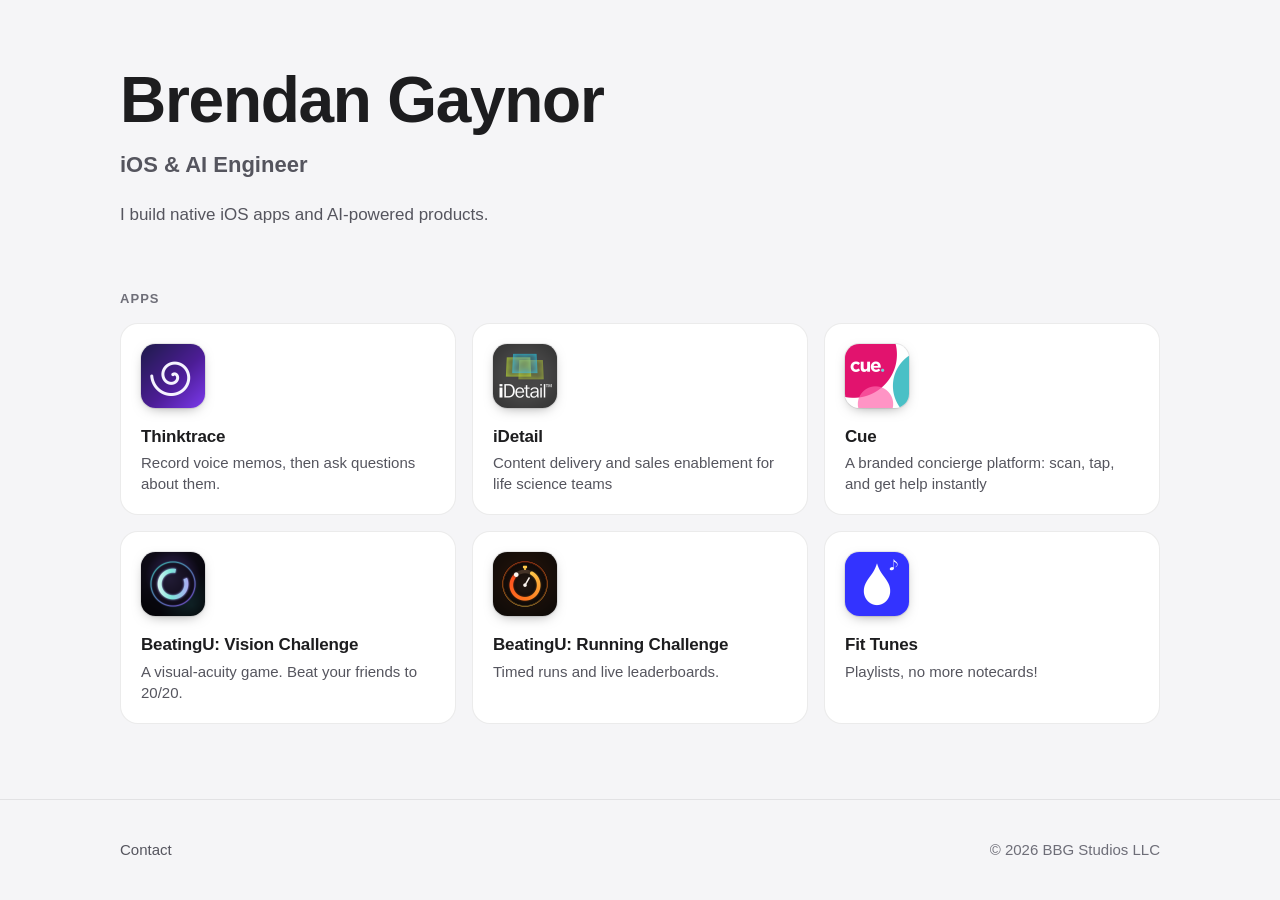
<file: index.html>
<!doctype html>
<html lang="en">
<head>
  <meta charset="utf-8">
  <meta name="viewport" content="width=device-width, initial-scale=1, viewport-fit=cover">
  <title>Brendan Gaynor — iOS &amp; AI Engineer</title>
  <meta name="description" content="Brendan Gaynor is an iOS and AI engineer and founder of BBG Studios LLC. A showcase of the apps he has built.">
  <meta name="theme-color" content="#0b0b0f" media="(prefers-color-scheme: dark)">
  <meta name="theme-color" content="#f5f5f7" media="(prefers-color-scheme: light)">
  <link rel="stylesheet" href="assets/css/styles.css">
</head>
<body>
  <a class="skip-link" href="#apps">Skip to apps</a>

  <header class="hero container">
    <h1 class="hero__name">Brendan Gaynor</h1>
    <p class="hero__title">iOS &amp; AI Engineer</p>
    <p class="hero__intro">I build native iOS apps and AI-powered products.</p>
  </header>

  <main id="apps" class="section container">
    <h2 class="section__title">Apps</h2>

    <ul class="app-grid">
      <li>
        <a class="tile" href="apps/thinktrace.html" style="--accent: #8b6cf6">
          <span class="app-icon" data-initial="T">
            <img src="assets/icons/thinktrace.png" alt="" width="64" height="64" onerror="this.parentElement.classList.add('app-icon--missing')">
          </span>
          <span class="tile__body">
            <span class="tile__name">Thinktrace</span>
            <span class="tile__tagline">Record voice memos, then ask questions about them.</span>
          </span>
          <svg class="tile__chevron" width="8" height="14" viewBox="0 0 8 14" aria-hidden="true"><path d="M1 1l6 6-6 6" fill="none" stroke="currentColor" stroke-width="2" stroke-linecap="round" stroke-linejoin="round"/></svg>
        </a>
      </li>
      <li>
        <a class="tile" href="apps/idetail.html" style="--accent: #2fa8c4">
          <span class="app-icon" data-initial="iD">
            <img src="assets/icons/idetail.png" alt="" width="64" height="64" onerror="this.parentElement.classList.add('app-icon--missing')">
          </span>
          <span class="tile__body">
            <span class="tile__name">iDetail</span>
            <span class="tile__tagline">Content delivery and sales enablement for life science teams</span>
          </span>
          <svg class="tile__chevron" width="8" height="14" viewBox="0 0 8 14" aria-hidden="true"><path d="M1 1l6 6-6 6" fill="none" stroke="currentColor" stroke-width="2" stroke-linecap="round" stroke-linejoin="round"/></svg>
        </a>
      </li>
      <li>
        <a class="tile" href="apps/cue.html" style="--accent: #e2156d">
          <span class="app-icon" data-initial="C">
            <img src="assets/icons/cue.png" alt="" width="64" height="64" onerror="this.parentElement.classList.add('app-icon--missing')">
          </span>
          <span class="tile__body">
            <span class="tile__name">Cue</span>
            <span class="tile__tagline">A branded concierge platform: scan, tap, and get help instantly</span>
          </span>
          <svg class="tile__chevron" width="8" height="14" viewBox="0 0 8 14" aria-hidden="true"><path d="M1 1l6 6-6 6" fill="none" stroke="currentColor" stroke-width="2" stroke-linecap="round" stroke-linejoin="round"/></svg>
        </a>
      </li>
      <li>
        <a class="tile" href="apps/beatingu-vision.html" style="--accent: #0a84ff">
          <span class="app-icon" data-initial="BU">
            <img src="assets/icons/beatingu-vision.png" alt="" width="64" height="64" onerror="this.parentElement.classList.add('app-icon--missing')">
          </span>
          <span class="tile__body">
            <span class="tile__name">BeatingU: Vision Challenge</span>
            <span class="tile__tagline">A visual-acuity game. Beat your friends to 20/20.</span>
          </span>
          <svg class="tile__chevron" width="8" height="14" viewBox="0 0 8 14" aria-hidden="true"><path d="M1 1l6 6-6 6" fill="none" stroke="currentColor" stroke-width="2" stroke-linecap="round" stroke-linejoin="round"/></svg>
        </a>
      </li>
      <li>
        <a class="tile" href="apps/beatingu-running.html" style="--accent: #ff9f0a">
          <span class="app-icon" data-initial="BU">
            <img src="assets/icons/beatingu-running.png" alt="" width="64" height="64" onerror="this.parentElement.classList.add('app-icon--missing')">
          </span>
          <span class="tile__body">
            <span class="tile__name">BeatingU: Running Challenge</span>
            <span class="tile__tagline">Timed runs and live leaderboards.</span>
          </span>
          <svg class="tile__chevron" width="8" height="14" viewBox="0 0 8 14" aria-hidden="true"><path d="M1 1l6 6-6 6" fill="none" stroke="currentColor" stroke-width="2" stroke-linecap="round" stroke-linejoin="round"/></svg>
        </a>
      </li>
      <li>
        <a class="tile" href="apps/fittunes.html" style="--accent: #3333ff">
          <span class="app-icon" data-initial="FT">
            <img src="assets/icons/fittunes.png" alt="" width="64" height="64" onerror="this.parentElement.classList.add('app-icon--missing')">
          </span>
          <span class="tile__body">
            <span class="tile__name">Fit Tunes</span>
            <span class="tile__tagline">Playlists, no more notecards!</span>
          </span>
          <svg class="tile__chevron" width="8" height="14" viewBox="0 0 8 14" aria-hidden="true"><path d="M1 1l6 6-6 6" fill="none" stroke="currentColor" stroke-width="2" stroke-linecap="round" stroke-linejoin="round"/></svg>
        </a>
      </li>
    </ul>
  </main>

  <footer class="site-footer">
    <div class="container">
      <nav class="footer-links" aria-label="Footer">
        <a href="mailto:gaynorbrendan@gmail.com">Contact</a>
      </nav>
      <p>&copy; 2026 BBG Studios LLC</p>
    </div>
  </footer>
</body>
</html>
</file>
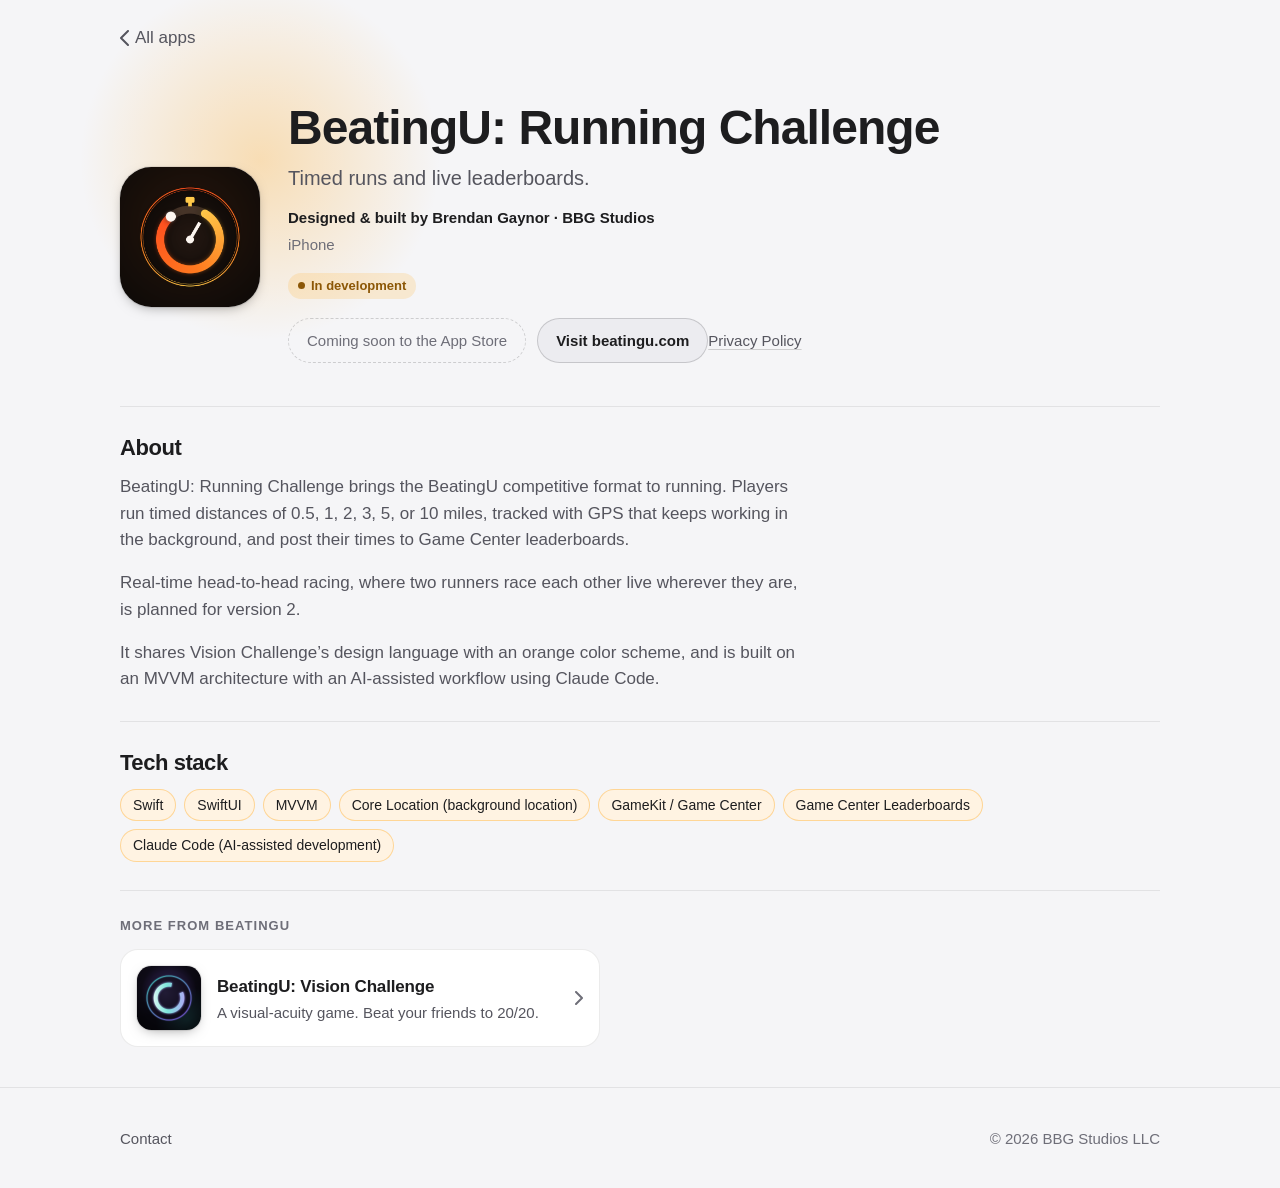
<file: apps/beatingu-running.html>
<!doctype html>
<html lang="en">
<head>
  <meta charset="utf-8">
  <meta name="viewport" content="width=device-width, initial-scale=1, viewport-fit=cover">
  <title>BeatingU: Running Challenge — Brendan Gaynor</title>
  <meta name="description" content="BeatingU: Running Challenge for iPhone: GPS-timed runs and live Game Center leaderboards.">
  <meta name="theme-color" content="#0b0b0f" media="(prefers-color-scheme: dark)">
  <meta name="theme-color" content="#f5f5f7" media="(prefers-color-scheme: light)">
  <link rel="stylesheet" href="../assets/css/styles.css">
</head>
<body style="--accent: #ff9f0a">
  <a class="skip-link" href="#main">Skip to content</a>

  <nav class="topbar container" aria-label="Breadcrumb">
    <a class="back-link" href="../index.html">
      <svg width="9" height="16" viewBox="0 0 9 16" aria-hidden="true"><path d="M8 1L1 8l7 7" fill="none" stroke="currentColor" stroke-width="2" stroke-linecap="round" stroke-linejoin="round"/></svg>
      All apps
    </a>
  </nav>

  <main id="main" class="container">
    <header class="app-hero">
      <span class="app-icon app-icon--lg" data-initial="BU">
        <img src="../assets/icons/beatingu-running.png" alt="BeatingU: Running Challenge app icon" width="140" height="140" onerror="this.parentElement.classList.add('app-icon--missing')">
      </span>
      <div>
        <h1 class="app-hero__name">BeatingU: Running Challenge</h1>
        <p class="app-hero__tagline">Timed runs and live leaderboards.</p>
        <p class="app-hero__role">Designed &amp; built by Brendan Gaynor &middot; BBG Studios</p>
        <p class="app-hero__platforms"><span class="visually-hidden">Platforms: </span>iPhone</p>
        <div class="app-hero__meta">
          <span class="badge badge--accent">In development</span>
        </div>
        <div class="app-hero__actions">
          <span class="store-pending">Coming soon to the App Store</span>
          <a class="btn btn--secondary" href="https://beatingu.com" target="_blank" rel="noopener">Visit beatingu.com</a>
          <a class="text-link" href="../privacy/beatingu-running.html">Privacy Policy</a>
        </div>
      </div>
    </header>

    <section class="detail-section" aria-labelledby="about-title">
      <h2 id="about-title">About</h2>
      <div class="prose">
        <p>BeatingU: Running Challenge brings the BeatingU competitive format to running. Players run timed distances of 0.5, 1, 2, 3, 5, or 10 miles, tracked with GPS that keeps working in the background, and post their times to Game Center leaderboards.</p>
        <p>Real-time head-to-head racing, where two runners race each other live wherever they are, is planned for version 2.</p>
        <p>It shares Vision Challenge&rsquo;s design language with an orange color scheme, and is built on an MVVM architecture with an AI-assisted workflow using Claude Code.</p>
      </div>
    </section>

    <section class="detail-section" aria-labelledby="stack-title">
      <h2 id="stack-title">Tech stack</h2>
      <ul class="chips chips--accent">
        <li>Swift</li>
        <li>SwiftUI</li>
        <li>MVVM</li>
        <li>Core Location (background location)</li>
        <li>GameKit / Game Center</li>
        <li>Game Center Leaderboards</li>
        <li>Claude Code (AI-assisted development)</li>
      </ul>
    </section>

    <!-- Screenshots: add one <li> per file in assets/screens/beatingu-running/.
         This section hides itself (CSS :has) while it contains no images. Example:
         <li><img src="../assets/screens/beatingu-running/01.png" alt="Describe the screen" width="1179" height="2556" loading="lazy" onerror="this.parentElement.remove()"></li>
    -->
    <section class="detail-section screens" aria-labelledby="screens-title">
      <h2 id="screens-title">Screenshots</h2>
      <ul class="screens__row">
      </ul>
    </section>

    <aside class="related" aria-labelledby="related-title">
      <h2 id="related-title" class="section__title">More from BeatingU</h2>
      <a class="tile tile--row" href="beatingu-vision.html" style="--accent: #0a84ff">
        <span class="app-icon" data-initial="BU">
          <img src="../assets/icons/beatingu-vision.png" alt="" width="64" height="64" loading="lazy" onerror="this.parentElement.classList.add('app-icon--missing')">
        </span>
        <span class="tile__body">
          <span class="tile__name">BeatingU: Vision Challenge</span>
          <span class="tile__tagline">A visual-acuity game. Beat your friends to 20/20.</span>
        </span>
        <svg class="tile__chevron" width="8" height="14" viewBox="0 0 8 14" aria-hidden="true"><path d="M1 1l6 6-6 6" fill="none" stroke="currentColor" stroke-width="2" stroke-linecap="round" stroke-linejoin="round"/></svg>
      </a>
    </aside>
  </main>

  <footer class="site-footer">
    <div class="container">
      <nav class="footer-links" aria-label="Footer">
        <a href="mailto:gaynorbrendan@gmail.com">Contact</a>
      </nav>
      <p>&copy; 2026 BBG Studios LLC</p>
    </div>
  </footer>
</body>
</html>
</file>
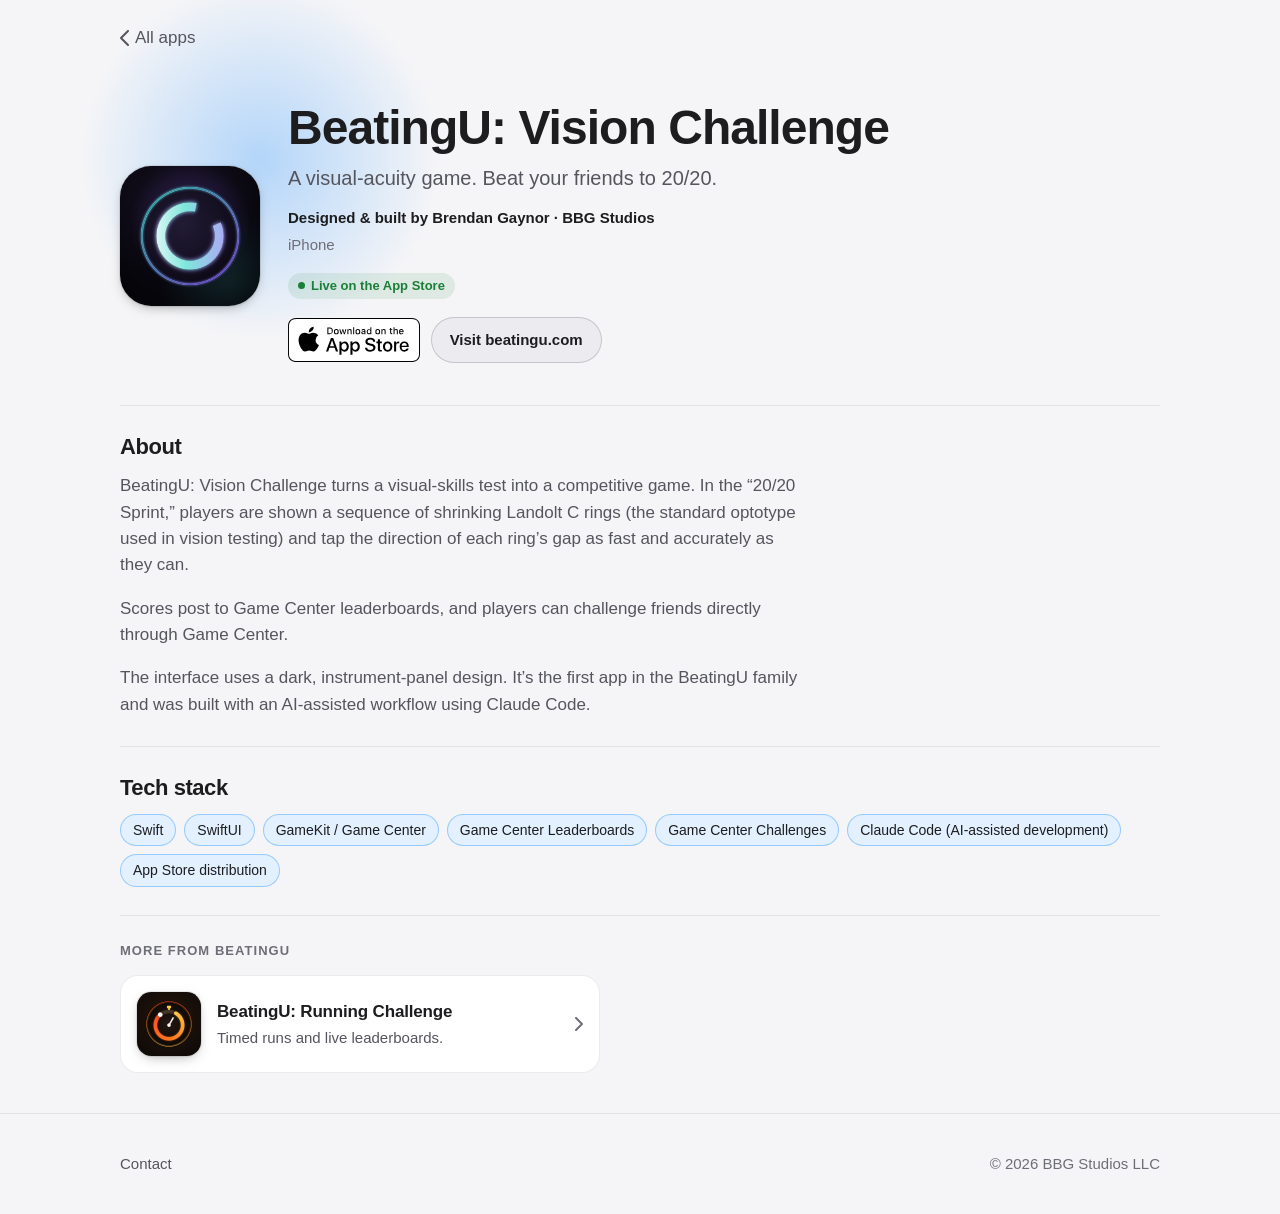
<file: apps/beatingu-vision.html>
<!doctype html>
<html lang="en">
<head>
  <meta charset="utf-8">
  <meta name="viewport" content="width=device-width, initial-scale=1, viewport-fit=cover">
  <title>BeatingU: Vision Challenge — Brendan Gaynor</title>
  <meta name="description" content="BeatingU: Vision Challenge is a visual-acuity game for iPhone. Beat your friends to 20/20.">
  <meta name="theme-color" content="#0b0b0f" media="(prefers-color-scheme: dark)">
  <meta name="theme-color" content="#f5f5f7" media="(prefers-color-scheme: light)">
  <link rel="stylesheet" href="../assets/css/styles.css">
</head>
<body style="--accent: #0a84ff">
  <a class="skip-link" href="#main">Skip to content</a>

  <nav class="topbar container" aria-label="Breadcrumb">
    <a class="back-link" href="../index.html">
      <svg width="9" height="16" viewBox="0 0 9 16" aria-hidden="true"><path d="M8 1L1 8l7 7" fill="none" stroke="currentColor" stroke-width="2" stroke-linecap="round" stroke-linejoin="round"/></svg>
      All apps
    </a>
  </nav>

  <main id="main" class="container">
    <header class="app-hero">
      <span class="app-icon app-icon--lg" data-initial="BU">
        <img src="../assets/icons/beatingu-vision.png" alt="BeatingU: Vision Challenge app icon" width="140" height="140" onerror="this.parentElement.classList.add('app-icon--missing')">
      </span>
      <div>
        <h1 class="app-hero__name">BeatingU: Vision Challenge</h1>
        <p class="app-hero__tagline">A visual-acuity game. Beat your friends to 20/20.</p>
        <p class="app-hero__role">Designed &amp; built by Brendan Gaynor &middot; BBG Studios</p>
        <p class="app-hero__platforms"><span class="visually-hidden">Platforms: </span>iPhone</p>
        <div class="app-hero__meta">
          <span class="badge badge--live">Live on the App Store</span>
        </div>
        <div class="app-hero__actions">
          <a class="store-badge" href="https://apps.apple.com/us/app/beatingu-vision-challenge/id6804060890" target="_blank" rel="noopener">
            <img src="../assets/badges/app-store-badge.svg" alt="Download on the App Store" height="44" onerror="this.parentElement.classList.add('store-badge--missing')">
            <span class="store-badge__fallback">Download on the App Store</span>
          </a>
          <a class="btn btn--secondary" href="https://beatingu.com" target="_blank" rel="noopener">Visit beatingu.com</a>
        </div>
      </div>
    </header>

    <section class="detail-section" aria-labelledby="about-title">
      <h2 id="about-title">About</h2>
      <div class="prose">
        <p>BeatingU: Vision Challenge turns a visual-skills test into a competitive game. In the &ldquo;20/20 Sprint,&rdquo; players are shown a sequence of shrinking Landolt C rings (the standard optotype used in vision testing) and tap the direction of each ring&rsquo;s gap as fast and accurately as they can.</p>
        <p>Scores post to Game Center leaderboards, and players can challenge friends directly through Game Center.</p>
        <p>The interface uses a dark, instrument-panel design. It&rsquo;s the first app in the BeatingU family and was built with an AI-assisted workflow using Claude Code.</p>
      </div>
    </section>

    <section class="detail-section" aria-labelledby="stack-title">
      <h2 id="stack-title">Tech stack</h2>
      <ul class="chips chips--accent">
        <li>Swift</li>
        <li>SwiftUI</li>
        <li>GameKit / Game Center</li>
        <li>Game Center Leaderboards</li>
        <li>Game Center Challenges</li>
        <li>Claude Code (AI-assisted development)</li>
        <li>App Store distribution</li>
      </ul>
    </section>

    <!-- Screenshots: add one <li> per file in assets/screens/beatingu-vision/.
         This section hides itself (CSS :has) while it contains no images. Example:
         <li><img src="../assets/screens/beatingu-vision/01.png" alt="Describe the screen" width="1179" height="2556" loading="lazy" onerror="this.parentElement.remove()"></li>
    -->
    <section class="detail-section screens" aria-labelledby="screens-title">
      <h2 id="screens-title">Screenshots</h2>
      <ul class="screens__row">
      </ul>
    </section>

    <aside class="related" aria-labelledby="related-title">
      <h2 id="related-title" class="section__title">More from BeatingU</h2>
      <a class="tile tile--row" href="beatingu-running.html" style="--accent: #ff9f0a">
        <span class="app-icon" data-initial="BU">
          <img src="../assets/icons/beatingu-running.png" alt="" width="64" height="64" loading="lazy" onerror="this.parentElement.classList.add('app-icon--missing')">
        </span>
        <span class="tile__body">
          <span class="tile__name">BeatingU: Running Challenge</span>
          <span class="tile__tagline">Timed runs and live leaderboards.</span>
        </span>
        <svg class="tile__chevron" width="8" height="14" viewBox="0 0 8 14" aria-hidden="true"><path d="M1 1l6 6-6 6" fill="none" stroke="currentColor" stroke-width="2" stroke-linecap="round" stroke-linejoin="round"/></svg>
      </a>
    </aside>
  </main>

  <footer class="site-footer">
    <div class="container">
      <nav class="footer-links" aria-label="Footer">
        <a href="mailto:gaynorbrendan@gmail.com">Contact</a>
      </nav>
      <p>&copy; 2026 BBG Studios LLC</p>
    </div>
  </footer>
</body>
</html>
</file>
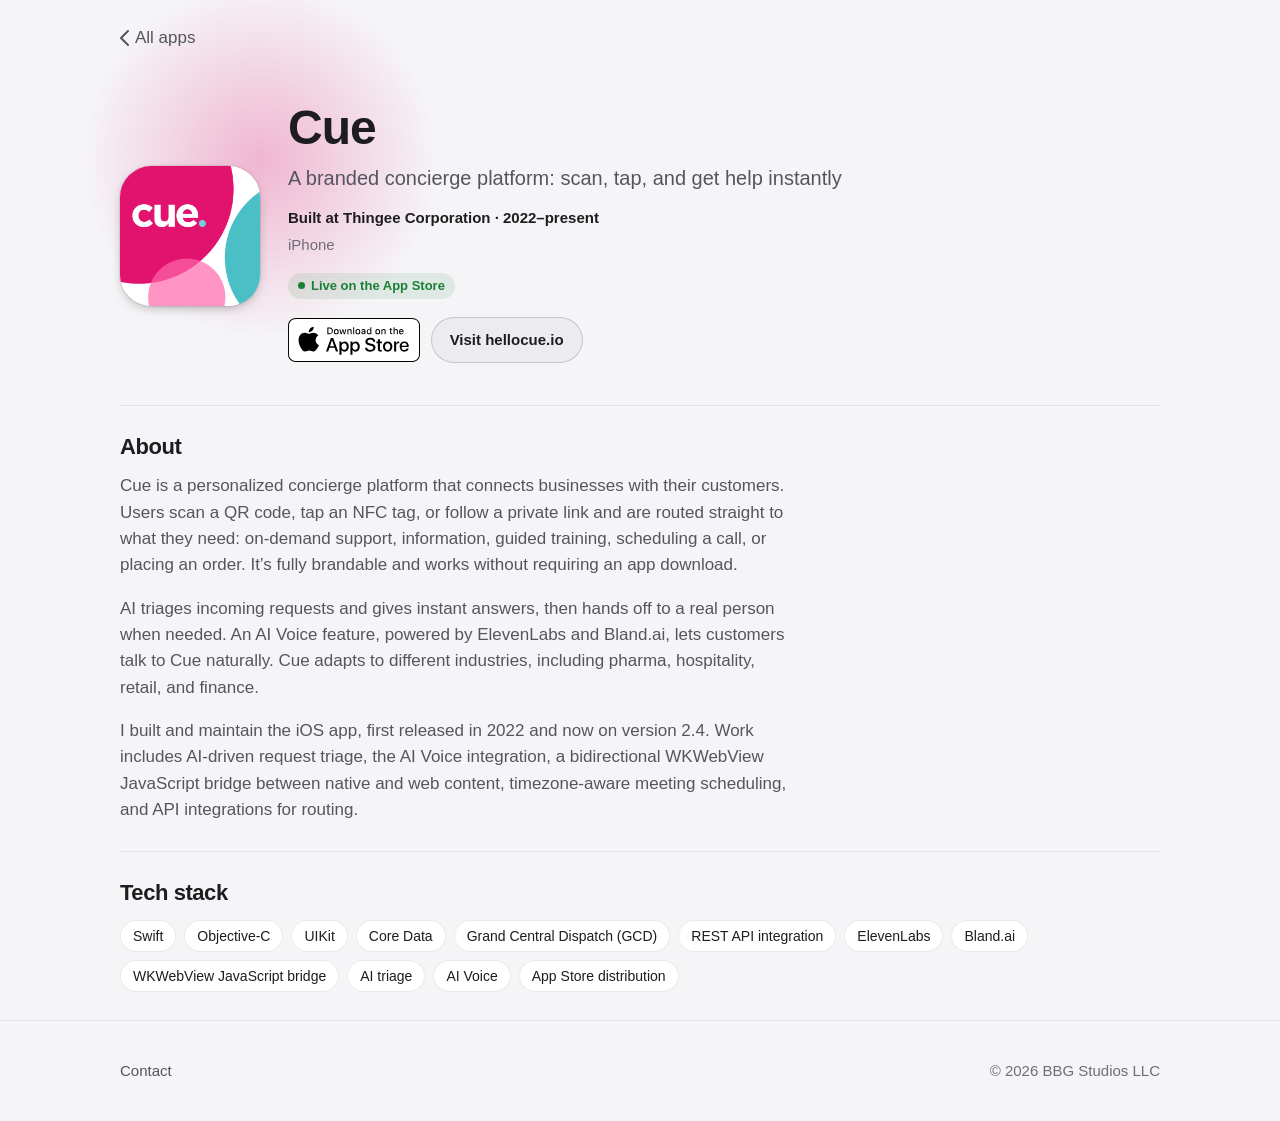
<file: apps/cue.html>
<!doctype html>
<html lang="en">
<head>
  <meta charset="utf-8">
  <meta name="viewport" content="width=device-width, initial-scale=1, viewport-fit=cover">
  <title>Cue — Brendan Gaynor</title>
  <meta name="description" content="Cue is a branded concierge platform: scan, tap, and get help instantly.">
  <meta name="theme-color" content="#0b0b0f" media="(prefers-color-scheme: dark)">
  <meta name="theme-color" content="#f5f5f7" media="(prefers-color-scheme: light)">
  <link rel="stylesheet" href="../assets/css/styles.css">
</head>
<body style="--accent: #e2156d">
  <a class="skip-link" href="#main">Skip to content</a>

  <nav class="topbar container" aria-label="Breadcrumb">
    <a class="back-link" href="../index.html">
      <svg width="9" height="16" viewBox="0 0 9 16" aria-hidden="true"><path d="M8 1L1 8l7 7" fill="none" stroke="currentColor" stroke-width="2" stroke-linecap="round" stroke-linejoin="round"/></svg>
      All apps
    </a>
  </nav>

  <main id="main" class="container">
    <header class="app-hero">
      <span class="app-icon app-icon--lg" data-initial="C">
        <img src="../assets/icons/cue.png" alt="Cue app icon" width="140" height="140" onerror="this.parentElement.classList.add('app-icon--missing')">
      </span>
      <div>
        <h1 class="app-hero__name">Cue</h1>
        <p class="app-hero__tagline">A branded concierge platform: scan, tap, and get help instantly</p>
        <p class="app-hero__role">Built at Thingee Corporation &middot; 2022&ndash;present</p>
        <p class="app-hero__platforms"><span class="visually-hidden">Platforms: </span>iPhone</p>
        <div class="app-hero__meta">
          <span class="badge badge--live">Live on the App Store</span>
        </div>
        <div class="app-hero__actions">
          <a class="store-badge" href="https://apps.apple.com/us/app/hello-cue/id1633484850" target="_blank" rel="noopener">
            <img src="../assets/badges/app-store-badge.svg" alt="Download on the App Store" height="44" onerror="this.parentElement.classList.add('store-badge--missing')">
            <span class="store-badge__fallback">Download on the App Store</span>
          </a>
          <a class="btn btn--secondary" href="https://hellocue.io" target="_blank" rel="noopener">Visit hellocue.io</a>
        </div>
      </div>
    </header>

    <section class="detail-section" aria-labelledby="about-title">
      <h2 id="about-title">About</h2>
      <div class="prose">
        <p>Cue is a personalized concierge platform that connects businesses with their customers. Users scan a QR code, tap an NFC tag, or follow a private link and are routed straight to what they need: on-demand support, information, guided training, scheduling a call, or placing an order. It&rsquo;s fully brandable and works without requiring an app download.</p>
        <p>AI triages incoming requests and gives instant answers, then hands off to a real person when needed. An AI Voice feature, powered by ElevenLabs and Bland.ai, lets customers talk to Cue naturally. Cue adapts to different industries, including pharma, hospitality, retail, and finance.</p>
        <p>I built and maintain the iOS app, first released in 2022 and now on version 2.4. Work includes AI-driven request triage, the AI Voice integration, a bidirectional WKWebView JavaScript bridge between native and web content, timezone-aware meeting scheduling, and API integrations for routing.</p>
      </div>
    </section>

    <section class="detail-section" aria-labelledby="stack-title">
      <h2 id="stack-title">Tech stack</h2>
      <ul class="chips">
        <li>Swift</li>
        <li>Objective-C</li>
        <li>UIKit</li>
        <li>Core Data</li>
        <li>Grand Central Dispatch (GCD)</li>
        <li>REST API integration</li>
        <li>ElevenLabs</li>
        <li>Bland.ai</li>
        <li>WKWebView JavaScript bridge</li>
        <li>AI triage</li>
        <li>AI Voice</li>
        <li>App Store distribution</li>
      </ul>
    </section>

    <!-- Screenshots: add one <li> per file in assets/screens/cue/.
         This section hides itself (CSS :has) while it contains no images. Example:
         <li><img src="../assets/screens/cue/01.png" alt="Describe the screen" width="1179" height="2556" loading="lazy" onerror="this.parentElement.remove()"></li>
    -->
    <section class="detail-section screens" aria-labelledby="screens-title">
      <h2 id="screens-title">Screenshots</h2>
      <ul class="screens__row">
      </ul>
    </section>
  </main>

  <footer class="site-footer">
    <div class="container">
      <nav class="footer-links" aria-label="Footer">
        <a href="mailto:gaynorbrendan@gmail.com">Contact</a>
      </nav>
      <p>&copy; 2026 BBG Studios LLC</p>
    </div>
  </footer>
</body>
</html>
</file>
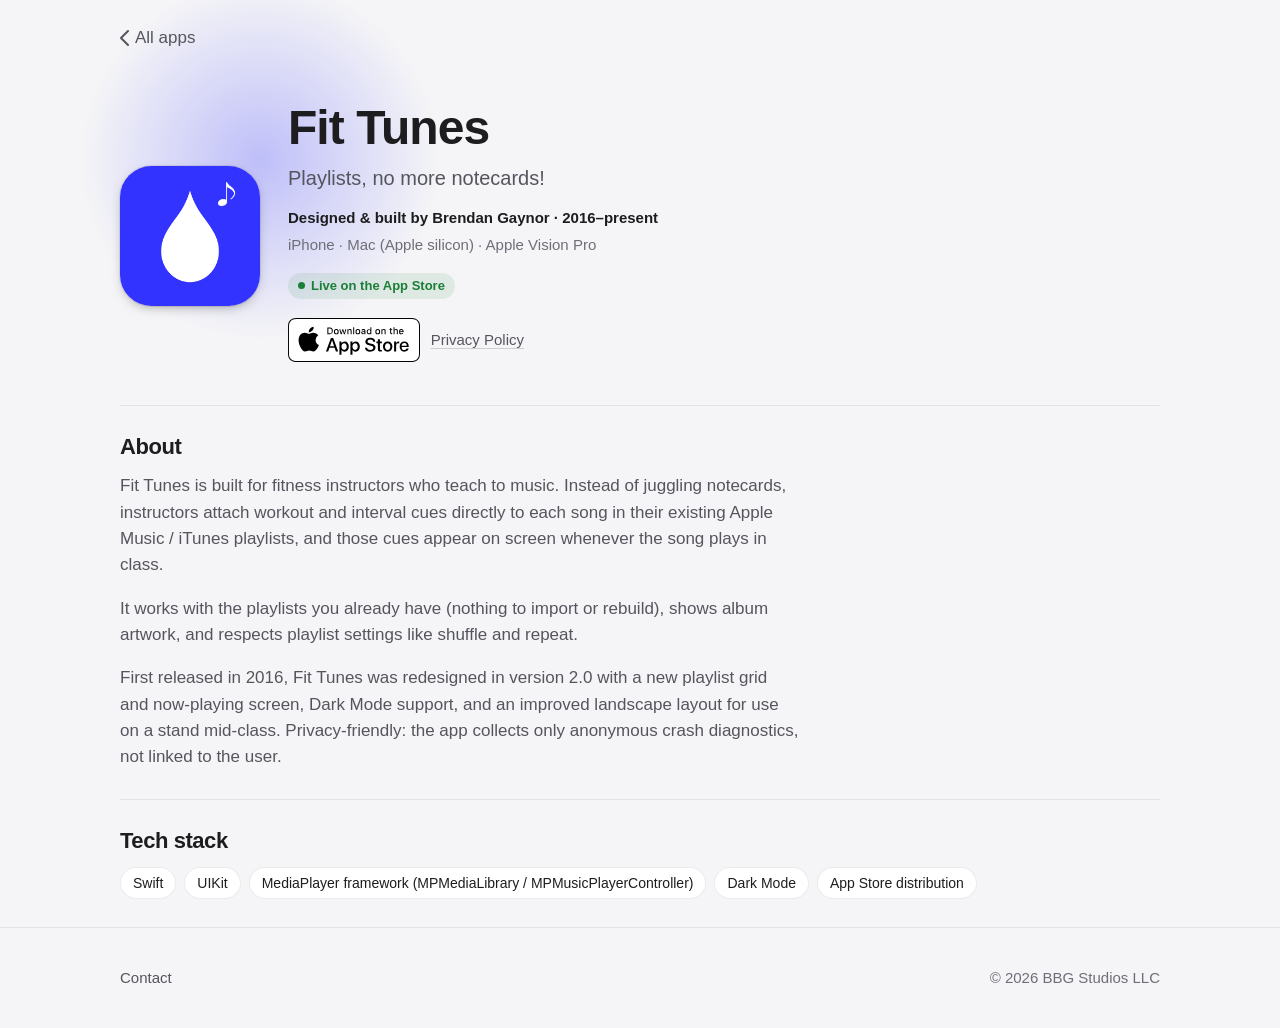
<file: apps/fittunes.html>
<!doctype html>
<html lang="en">
<head>
  <meta charset="utf-8">
  <meta name="viewport" content="width=device-width, initial-scale=1, viewport-fit=cover">
  <title>Fit Tunes — Brendan Gaynor</title>
  <meta name="description" content="Fit Tunes lets fitness instructors attach workout cues to songs in their Apple Music playlists. Playlists, no more notecards!">
  <meta name="theme-color" content="#0b0b0f" media="(prefers-color-scheme: dark)">
  <meta name="theme-color" content="#f5f5f7" media="(prefers-color-scheme: light)">
  <link rel="stylesheet" href="../assets/css/styles.css">
</head>
<body style="--accent: #3333ff">
  <a class="skip-link" href="#main">Skip to content</a>

  <nav class="topbar container" aria-label="Breadcrumb">
    <a class="back-link" href="../index.html">
      <svg width="9" height="16" viewBox="0 0 9 16" aria-hidden="true"><path d="M8 1L1 8l7 7" fill="none" stroke="currentColor" stroke-width="2" stroke-linecap="round" stroke-linejoin="round"/></svg>
      All apps
    </a>
  </nav>

  <main id="main" class="container">
    <header class="app-hero">
      <span class="app-icon app-icon--lg" data-initial="FT">
        <img src="../assets/icons/fittunes.png" alt="Fit Tunes app icon" width="140" height="140" onerror="this.parentElement.classList.add('app-icon--missing')">
      </span>
      <div>
        <h1 class="app-hero__name">Fit Tunes</h1>
        <p class="app-hero__tagline">Playlists, no more notecards!</p>
        <p class="app-hero__role">Designed &amp; built by Brendan Gaynor &middot; 2016&ndash;present</p>
        <p class="app-hero__platforms"><span class="visually-hidden">Platforms: </span>iPhone &middot; Mac (Apple silicon) &middot; Apple Vision Pro</p>
        <div class="app-hero__meta">
          <span class="badge badge--live">Live on the App Store</span>
        </div>
        <div class="app-hero__actions">
          <a class="store-badge" href="https://apps.apple.com/app/id1079651034" target="_blank" rel="noopener">
            <img src="../assets/badges/app-store-badge.svg" alt="Download on the App Store" height="44" onerror="this.parentElement.classList.add('store-badge--missing')">
            <span class="store-badge__fallback">Download on the App Store</span>
          </a>
          <a class="text-link" href="../privacy/fittunes.html">Privacy Policy</a>
        </div>
      </div>
    </header>

    <section class="detail-section" aria-labelledby="about-title">
      <h2 id="about-title">About</h2>
      <div class="prose">
        <p>Fit Tunes is built for fitness instructors who teach to music. Instead of juggling notecards, instructors attach workout and interval cues directly to each song in their existing Apple Music / iTunes playlists, and those cues appear on screen whenever the song plays in class.</p>
        <p>It works with the playlists you already have (nothing to import or rebuild), shows album artwork, and respects playlist settings like shuffle and repeat.</p>
        <p>First released in 2016, Fit Tunes was redesigned in version 2.0 with a new playlist grid and now-playing screen, Dark Mode support, and an improved landscape layout for use on a stand mid-class. Privacy-friendly: the app collects only anonymous crash diagnostics, not linked to the user.</p>
      </div>
    </section>

    <section class="detail-section" aria-labelledby="stack-title">
      <h2 id="stack-title">Tech stack</h2>
      <ul class="chips">
        <li>Swift</li>
        <li>UIKit</li>
        <li>MediaPlayer framework (MPMediaLibrary / MPMusicPlayerController)</li>
        <li>Dark Mode</li>
        <li>App Store distribution</li>
      </ul>
    </section>

    <!-- Screenshots: add one <li> per file in assets/screens/fittunes/.
         This section hides itself (CSS :has) while it contains no images. Example:
         <li><img src="../assets/screens/fittunes/01.png" alt="Describe the screen" width="1179" height="2556" loading="lazy" onerror="this.parentElement.remove()"></li>
    -->
    <section class="detail-section screens" aria-labelledby="screens-title">
      <h2 id="screens-title">Screenshots</h2>
      <ul class="screens__row">
      </ul>
    </section>
  </main>

  <footer class="site-footer">
    <div class="container">
      <nav class="footer-links" aria-label="Footer">
        <a href="mailto:gaynorbrendan@gmail.com">Contact</a>
      </nav>
      <p>&copy; 2026 BBG Studios LLC</p>
    </div>
  </footer>
</body>
</html>
</file>
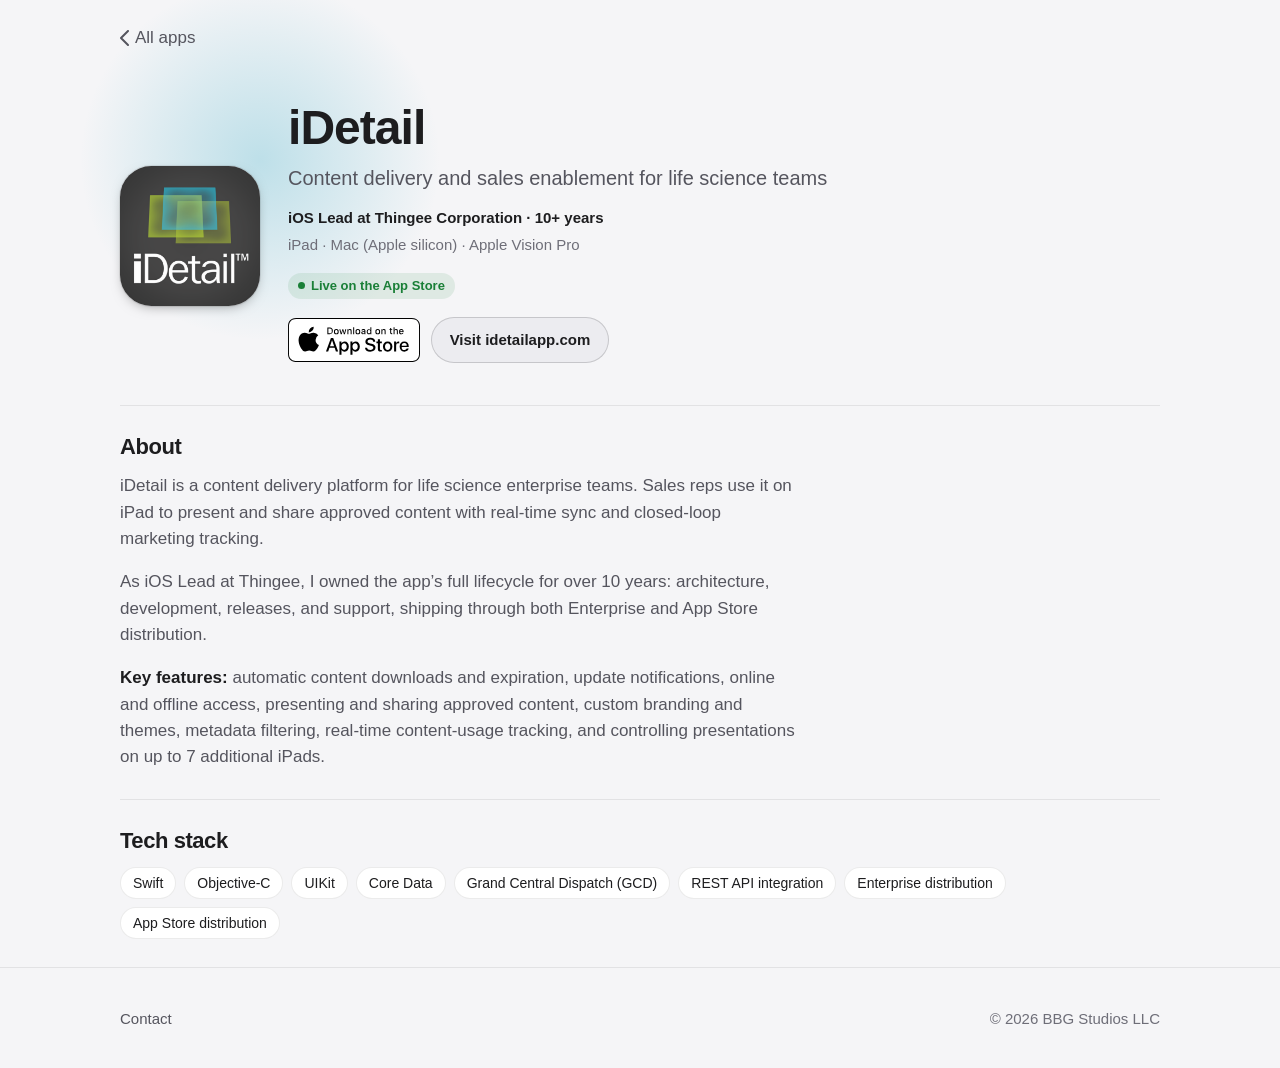
<file: apps/idetail.html>
<!doctype html>
<html lang="en">
<head>
  <meta charset="utf-8">
  <meta name="viewport" content="width=device-width, initial-scale=1, viewport-fit=cover">
  <title>iDetail — Brendan Gaynor</title>
  <meta name="description" content="iDetail is a content delivery and sales enablement platform for life science teams, on iPad, Mac, and Apple Vision Pro.">
  <meta name="theme-color" content="#0b0b0f" media="(prefers-color-scheme: dark)">
  <meta name="theme-color" content="#f5f5f7" media="(prefers-color-scheme: light)">
  <link rel="stylesheet" href="../assets/css/styles.css">
</head>
<body style="--accent: #2fa8c4">
  <a class="skip-link" href="#main">Skip to content</a>

  <nav class="topbar container" aria-label="Breadcrumb">
    <a class="back-link" href="../index.html">
      <svg width="9" height="16" viewBox="0 0 9 16" aria-hidden="true"><path d="M8 1L1 8l7 7" fill="none" stroke="currentColor" stroke-width="2" stroke-linecap="round" stroke-linejoin="round"/></svg>
      All apps
    </a>
  </nav>

  <main id="main" class="container">
    <header class="app-hero">
      <span class="app-icon app-icon--lg" data-initial="iD">
        <img src="../assets/icons/idetail.png" alt="iDetail app icon" width="140" height="140" onerror="this.parentElement.classList.add('app-icon--missing')">
      </span>
      <div>
        <h1 class="app-hero__name">iDetail</h1>
        <p class="app-hero__tagline">Content delivery and sales enablement for life science teams</p>
        <p class="app-hero__role">iOS Lead at Thingee Corporation &middot; 10+ years</p>
        <p class="app-hero__platforms"><span class="visually-hidden">Platforms: </span>iPad &middot; Mac (Apple silicon) &middot; Apple Vision Pro</p>
        <div class="app-hero__meta">
          <span class="badge badge--live">Live on the App Store</span>
        </div>
        <div class="app-hero__actions">
          <a class="store-badge" href="https://apps.apple.com/us/app/idetail/id1015090368" target="_blank" rel="noopener">
            <img src="../assets/badges/app-store-badge.svg" alt="Download on the App Store" height="44" onerror="this.parentElement.classList.add('store-badge--missing')">
            <span class="store-badge__fallback">Download on the App Store</span>
          </a>
          <a class="btn btn--secondary" href="https://www.idetailapp.com/" target="_blank" rel="noopener">Visit idetailapp.com</a>
        </div>
      </div>
    </header>

    <section class="detail-section" aria-labelledby="about-title">
      <h2 id="about-title">About</h2>
      <div class="prose">
        <p>iDetail is a content delivery platform for life science enterprise teams. Sales reps use it on iPad to present and share approved content with real-time sync and closed-loop marketing tracking.</p>
        <p>As iOS Lead at Thingee, I owned the app&rsquo;s full lifecycle for over 10 years: architecture, development, releases, and support, shipping through both Enterprise and App Store distribution.</p>
        <p><strong>Key features:</strong> automatic content downloads and expiration, update notifications, online and offline access, presenting and sharing approved content, custom branding and themes, metadata filtering, real-time content-usage tracking, and controlling presentations on up to 7 additional iPads.</p>
      </div>
    </section>

    <section class="detail-section" aria-labelledby="stack-title">
      <h2 id="stack-title">Tech stack</h2>
      <ul class="chips">
        <li>Swift</li>
        <li>Objective-C</li>
        <li>UIKit</li>
        <li>Core Data</li>
        <li>Grand Central Dispatch (GCD)</li>
        <li>REST API integration</li>
        <li>Enterprise distribution</li>
        <li>App Store distribution</li>
      </ul>
    </section>

    <!-- Screenshots: add one <li> per file in assets/screens/idetail/.
         This section hides itself (CSS :has) while it contains no images. Example:
         <li><img src="../assets/screens/idetail/01.png" alt="Describe the screen" width="1179" height="2556" loading="lazy" onerror="this.parentElement.remove()"></li>
    -->
    <section class="detail-section screens" aria-labelledby="screens-title">
      <h2 id="screens-title">Screenshots</h2>
      <ul class="screens__row">
      </ul>
    </section>
  </main>

  <footer class="site-footer">
    <div class="container">
      <nav class="footer-links" aria-label="Footer">
        <a href="mailto:gaynorbrendan@gmail.com">Contact</a>
      </nav>
      <p>&copy; 2026 BBG Studios LLC</p>
    </div>
  </footer>
</body>
</html>
</file>
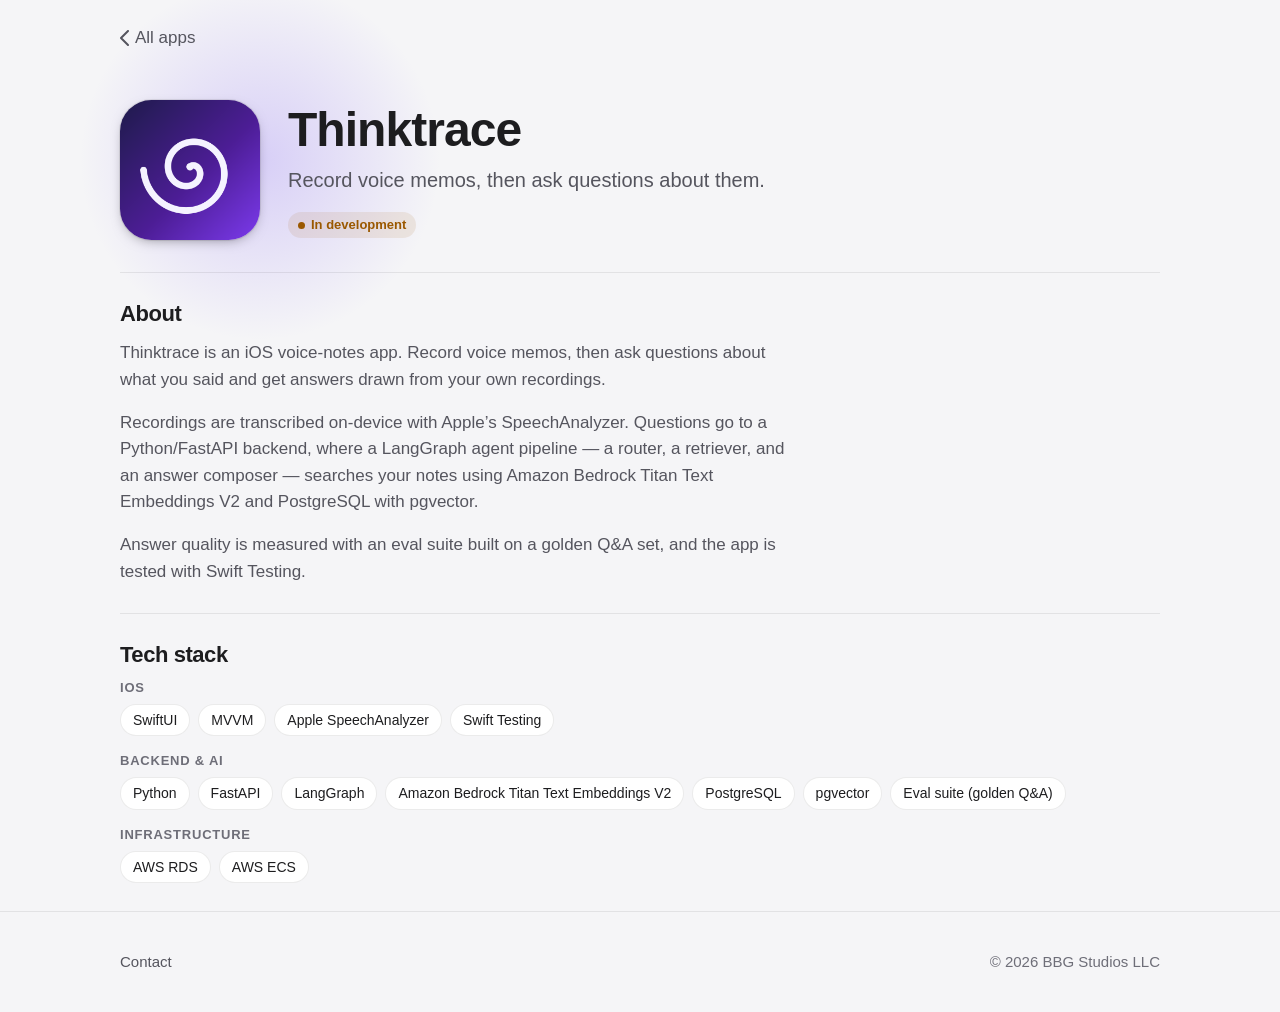
<file: apps/thinktrace.html>
<!doctype html>
<html lang="en">
<head>
  <meta charset="utf-8">
  <meta name="viewport" content="width=device-width, initial-scale=1, viewport-fit=cover">
  <title>Thinktrace — Brendan Gaynor</title>
  <meta name="description" content="Thinktrace is an iOS voice-notes app: record voice memos, then ask questions about their content.">
  <meta name="theme-color" content="#0b0b0f" media="(prefers-color-scheme: dark)">
  <meta name="theme-color" content="#f5f5f7" media="(prefers-color-scheme: light)">
  <link rel="stylesheet" href="../assets/css/styles.css">
</head>
<body style="--accent: #8b6cf6">
  <a class="skip-link" href="#main">Skip to content</a>

  <nav class="topbar container" aria-label="Breadcrumb">
    <a class="back-link" href="../index.html">
      <svg width="9" height="16" viewBox="0 0 9 16" aria-hidden="true"><path d="M8 1L1 8l7 7" fill="none" stroke="currentColor" stroke-width="2" stroke-linecap="round" stroke-linejoin="round"/></svg>
      All apps
    </a>
  </nav>

  <main id="main" class="container">
    <header class="app-hero">
      <span class="app-icon app-icon--lg" data-initial="T">
        <img src="../assets/icons/thinktrace.png" alt="Thinktrace app icon" width="140" height="140" onerror="this.parentElement.classList.add('app-icon--missing')">
      </span>
      <div>
        <h1 class="app-hero__name">Thinktrace</h1>
        <p class="app-hero__tagline">Record voice memos, then ask questions about them.</p>
        <div class="app-hero__meta">
          <span class="badge badge--dev">In development</span>
          <!-- Optional links: see "App Store badge" in CLAUDE.md for the badge snippet.
          <a class="btn btn--secondary" href="https://example.com">Visit website</a>
          -->
        </div>
      </div>
    </header>

    <section class="detail-section" aria-labelledby="about-title">
      <h2 id="about-title">About</h2>
      <div class="prose">
        <p>Thinktrace is an iOS voice-notes app. Record voice memos, then ask questions about what you said and get answers drawn from your own recordings.</p>
        <p>Recordings are transcribed on-device with Apple&rsquo;s SpeechAnalyzer. Questions go to a Python/FastAPI backend, where a LangGraph agent pipeline &mdash; a router, a retriever, and an answer composer &mdash; searches your notes using Amazon Bedrock Titan Text Embeddings V2 and PostgreSQL with pgvector.</p>
        <p>Answer quality is measured with an eval suite built on a golden Q&amp;A set, and the app is tested with Swift Testing.</p>
      </div>
    </section>

    <section class="detail-section" aria-labelledby="stack-title">
      <h2 id="stack-title">Tech stack</h2>

      <div class="stack-group">
        <h3>iOS</h3>
        <ul class="chips">
          <li>SwiftUI</li>
          <li>MVVM</li>
          <li>Apple SpeechAnalyzer</li>
          <li>Swift Testing</li>
        </ul>
      </div>

      <div class="stack-group">
        <h3>Backend &amp; AI</h3>
        <ul class="chips">
          <li>Python</li>
          <li>FastAPI</li>
          <li>LangGraph</li>
          <li>Amazon Bedrock Titan Text Embeddings V2</li>
          <li>PostgreSQL</li>
          <li>pgvector</li>
          <li>Eval suite (golden Q&amp;A)</li>
        </ul>
      </div>

      <div class="stack-group">
        <h3>Infrastructure</h3>
        <ul class="chips">
          <li>AWS RDS</li>
          <li>AWS ECS</li>
        </ul>
      </div>
    </section>

    <!-- Screenshots: add one <li> per file in assets/screens/thinktrace/.
         This section hides itself (CSS :has) while it contains no images,
         and any image that fails to load removes itself. Example:
         <li><img src="../assets/screens/thinktrace/01.png" alt="Describe the screen" width="1179" height="2556" loading="lazy" onerror="this.parentElement.remove()"></li>
    -->
    <section class="detail-section screens" aria-labelledby="screens-title">
      <h2 id="screens-title">Screenshots</h2>
      <ul class="screens__row">
      </ul>
    </section>
  </main>

  <footer class="site-footer">
    <div class="container">
      <nav class="footer-links" aria-label="Footer">
        <a href="mailto:gaynorbrendan@gmail.com">Contact</a>
      </nav>
      <p>&copy; 2026 BBG Studios LLC</p>
    </div>
  </footer>
</body>
</html>
</file>
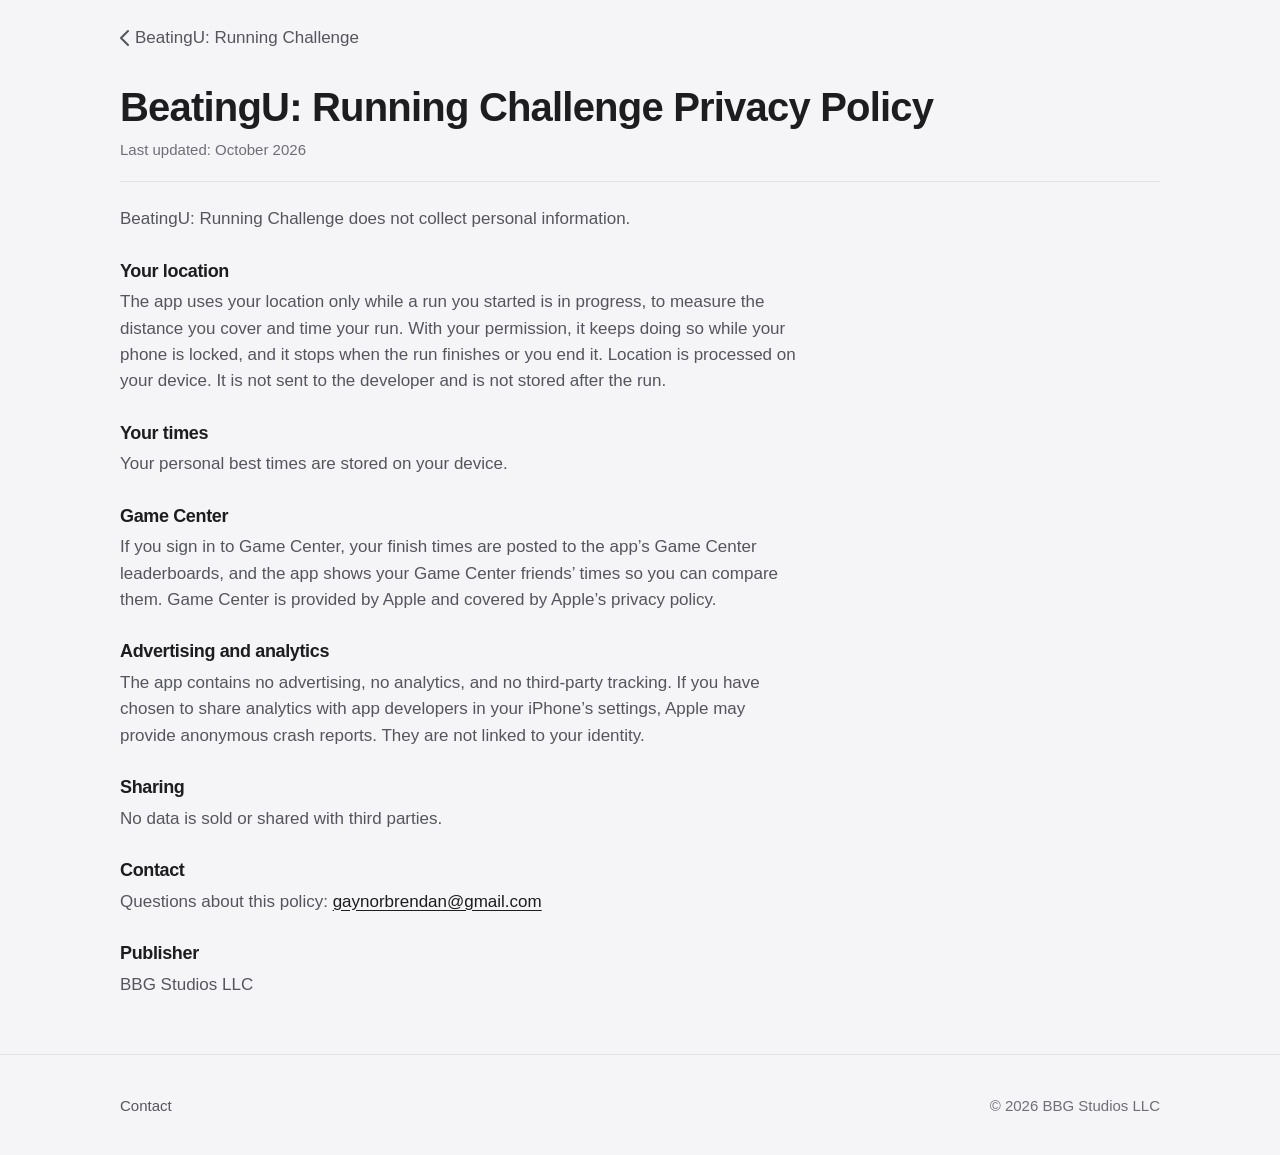
<file: privacy/beatingu-running.html>
<!doctype html>
<html lang="en">
<head>
  <meta charset="utf-8">
  <meta name="viewport" content="width=device-width, initial-scale=1, viewport-fit=cover">
  <title>BeatingU: Running Challenge Privacy Policy — BBG Studios LLC</title>
  <meta name="description" content="Privacy policy for the BeatingU: Running Challenge iOS app, published by BBG Studios LLC.">
  <meta name="theme-color" content="#0b0b0f" media="(prefers-color-scheme: dark)">
  <meta name="theme-color" content="#f5f5f7" media="(prefers-color-scheme: light)">
  <link rel="stylesheet" href="../assets/css/styles.css">
</head>
<body style="--accent: #ff9f0a">
  <a class="skip-link" href="#main">Skip to content</a>

  <nav class="topbar container" aria-label="Breadcrumb">
    <a class="back-link" href="../apps/beatingu-running.html">
      <svg width="9" height="16" viewBox="0 0 9 16" aria-hidden="true"><path d="M8 1L1 8l7 7" fill="none" stroke="currentColor" stroke-width="2" stroke-linecap="round" stroke-linejoin="round"/></svg>
      BeatingU: Running Challenge
    </a>
  </nav>

  <main id="main" class="container doc">
    <header class="doc__header">
      <h1>BeatingU: Running Challenge Privacy Policy</h1>
      <p class="doc__meta">Last updated: October 2026</p>
    </header>

    <div class="prose">
      <p>BeatingU: Running Challenge does not collect personal information.</p>

      <h2>Your location</h2>
      <p>The app uses your location only while a run you started is in progress, to measure the distance you cover and time your run. With your permission, it keeps doing so while your phone is locked, and it stops when the run finishes or you end it. Location is processed on your device. It is not sent to the developer and is not stored after the run.</p>

      <h2>Your times</h2>
      <p>Your personal best times are stored on your device.</p>

      <h2>Game Center</h2>
      <p>If you sign in to Game Center, your finish times are posted to the app&rsquo;s Game Center leaderboards, and the app shows your Game Center friends&rsquo; times so you can compare them. Game Center is provided by Apple and covered by Apple&rsquo;s privacy policy.</p>

      <h2>Advertising and analytics</h2>
      <p>The app contains no advertising, no analytics, and no third-party tracking. If you have chosen to share analytics with app developers in your iPhone&rsquo;s settings, Apple may provide anonymous crash reports. They are not linked to your identity.</p>

      <h2>Sharing</h2>
      <p>No data is sold or shared with third parties.</p>

      <h2>Contact</h2>
      <p>Questions about this policy: <a href="mailto:gaynorbrendan@gmail.com">gaynorbrendan@gmail.com</a></p>

      <h2>Publisher</h2>
      <p>BBG Studios LLC</p>
    </div>
  </main>

  <footer class="site-footer">
    <div class="container">
      <nav class="footer-links" aria-label="Footer">
        <a href="mailto:gaynorbrendan@gmail.com">Contact</a>
      </nav>
      <p>&copy; 2026 BBG Studios LLC</p>
    </div>
  </footer>
</body>
</html>
</file>
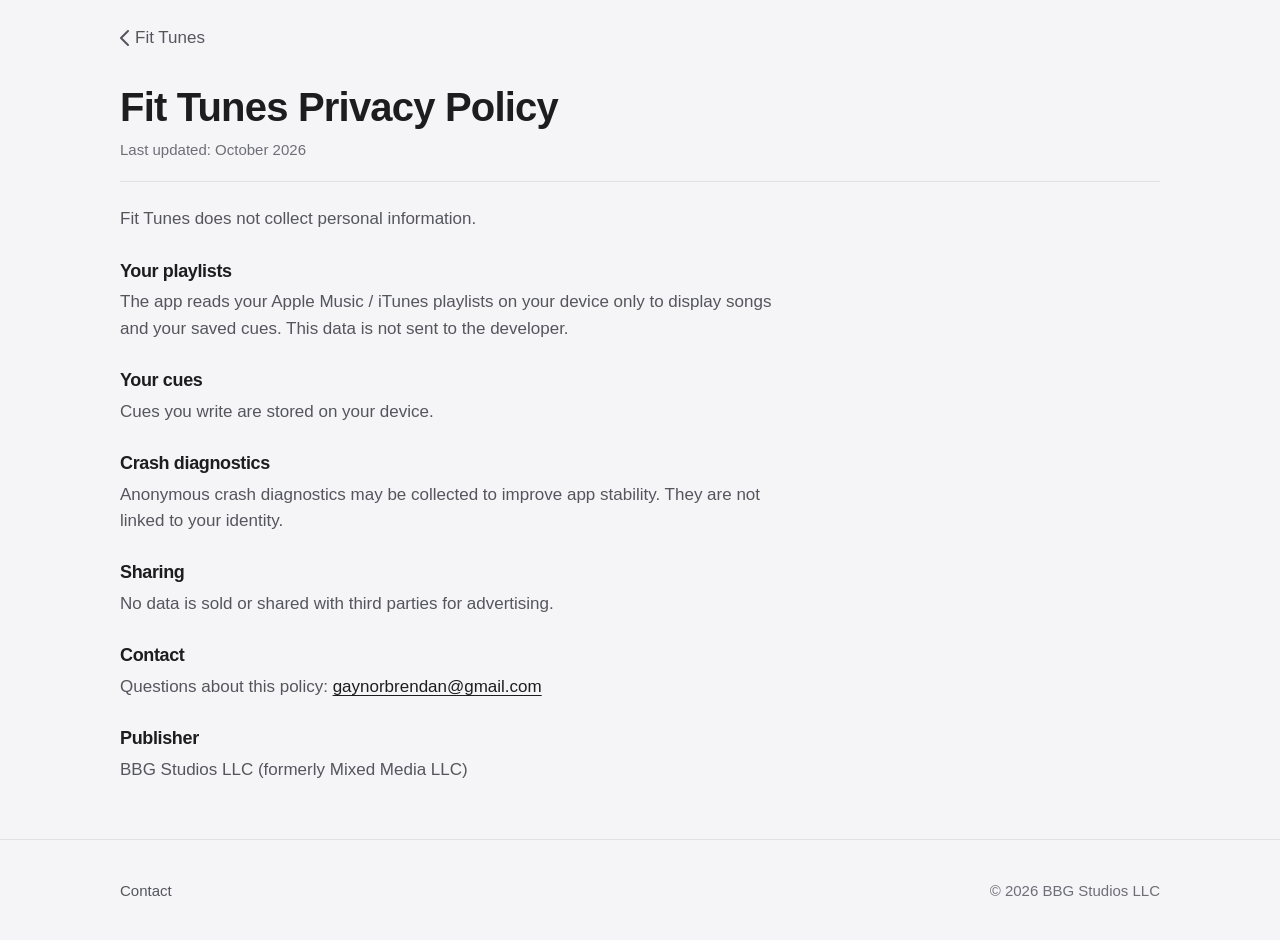
<file: privacy/fittunes.html>
<!doctype html>
<html lang="en">
<head>
  <meta charset="utf-8">
  <meta name="viewport" content="width=device-width, initial-scale=1, viewport-fit=cover">
  <title>Fit Tunes Privacy Policy — BBG Studios LLC</title>
  <meta name="description" content="Privacy policy for the Fit Tunes iOS app, published by BBG Studios LLC.">
  <meta name="theme-color" content="#0b0b0f" media="(prefers-color-scheme: dark)">
  <meta name="theme-color" content="#f5f5f7" media="(prefers-color-scheme: light)">
  <link rel="stylesheet" href="../assets/css/styles.css">
</head>
<body style="--accent: #3333ff">
  <a class="skip-link" href="#main">Skip to content</a>

  <nav class="topbar container" aria-label="Breadcrumb">
    <a class="back-link" href="../apps/fittunes.html">
      <svg width="9" height="16" viewBox="0 0 9 16" aria-hidden="true"><path d="M8 1L1 8l7 7" fill="none" stroke="currentColor" stroke-width="2" stroke-linecap="round" stroke-linejoin="round"/></svg>
      Fit Tunes
    </a>
  </nav>

  <main id="main" class="container doc">
    <header class="doc__header">
      <h1>Fit Tunes Privacy Policy</h1>
      <p class="doc__meta">Last updated: October 2026</p>
    </header>

    <div class="prose">
      <p>Fit Tunes does not collect personal information.</p>

      <h2>Your playlists</h2>
      <p>The app reads your Apple Music / iTunes playlists on your device only to display songs and your saved cues. This data is not sent to the developer.</p>

      <h2>Your cues</h2>
      <p>Cues you write are stored on your device.</p>

      <h2>Crash diagnostics</h2>
      <p>Anonymous crash diagnostics may be collected to improve app stability. They are not linked to your identity.</p>

      <h2>Sharing</h2>
      <p>No data is sold or shared with third parties for advertising.</p>

      <h2>Contact</h2>
      <p>Questions about this policy: <a href="mailto:gaynorbrendan@gmail.com">gaynorbrendan@gmail.com</a></p>

      <h2>Publisher</h2>
      <p>BBG Studios LLC (formerly Mixed Media LLC)</p>
    </div>
  </main>

  <footer class="site-footer">
    <div class="container">
      <nav class="footer-links" aria-label="Footer">
        <a href="mailto:gaynorbrendan@gmail.com">Contact</a>
      </nav>
      <p>&copy; 2026 BBG Studios LLC</p>
    </div>
  </footer>
</body>
</html>
</file>
<file: assets/css/styles.css>
/* ==========================================================================
   brendangaynor.com — shared styles
   Mobile-first. Dark is the primary design; light mode overrides tokens.
   ========================================================================== */

/* ---------- Tokens ---------- */
:root {
  color-scheme: dark light;

  --bg: #0b0b0f;
  --bg-elev: #15151c;
  --bg-elev-2: #1e1e27;
  --border: rgba(255, 255, 255, 0.08);
  --border-strong: rgba(255, 255, 255, 0.16);
  --text: #f4f4f7;
  --text-muted: #a1a1ad;      /* 7.6:1 on --bg */
  --text-faint: #8a8a96;      /* 5.6:1 on --bg */
  --focus: #8ab4ff;
  --todo-bg: rgba(255, 196, 0, 0.12);
  --todo-text: #ffd257;

  --live: #34c759;
  --live-bg: rgba(52, 199, 89, 0.14);
  --dev: #ffb340;
  --dev-bg: rgba(255, 179, 64, 0.14);

  --accent: #8b6cf6;          /* overridden per app */

  --radius: 18px;
  --radius-sm: 10px;
  --gutter: max(20px, env(safe-area-inset-left));
  --gutter-r: max(20px, env(safe-area-inset-right));
  --maxw: 1040px;

  --font: -apple-system, BlinkMacSystemFont, "SF Pro Text", "Segoe UI", Roboto,
    "Helvetica Neue", Arial, sans-serif;
  --font-display: -apple-system, BlinkMacSystemFont, "SF Pro Display", "Segoe UI",
    Roboto, "Helvetica Neue", Arial, sans-serif;
}

@media (prefers-color-scheme: light) {
  :root {
    --bg: #f5f5f7;
    --bg-elev: #ffffff;
    --bg-elev-2: #ececf0;
    --border: rgba(0, 0, 0, 0.08);
    --border-strong: rgba(0, 0, 0, 0.16);
    --text: #1d1d1f;
    --text-muted: #55555e;
    --text-faint: #6e6e78;
    --focus: #0a66d8;
    --todo-bg: rgba(255, 170, 0, 0.18);
    --todo-text: #7a4b00;

    --live: #1a7f37;
    --live-bg: rgba(26, 127, 55, 0.1);
    --dev: #9a5800;
    --dev-bg: rgba(154, 88, 0, 0.1);
  }
}

/* ---------- Base ---------- */
*,
*::before,
*::after {
  box-sizing: border-box;
}

html {
  -webkit-text-size-adjust: 100%;
  text-size-adjust: 100%;
}

body {
  margin: 0;
  min-height: 100vh;
  min-height: 100dvh;
  display: flex;
  flex-direction: column;
  background: var(--bg);
  color: var(--text);
  font-family: var(--font);
  font-size: 1.0625rem; /* 17px, iOS body size */
  line-height: 1.55;
  -webkit-font-smoothing: antialiased;
  -moz-osx-font-smoothing: grayscale;
}

main {
  flex: 1;
}

img {
  display: block;
  max-width: 100%;
  height: auto;
}

h1,
h2,
h3 {
  font-family: var(--font-display);
  line-height: 1.15;
  letter-spacing: -0.02em;
  margin: 0;
}

p {
  margin: 0 0 1em;
}

p:last-child {
  margin-bottom: 0;
}

a {
  color: inherit;
}

:focus-visible {
  outline: 3px solid var(--focus);
  outline-offset: 3px;
  border-radius: 6px;
}

.skip-link {
  position: absolute;
  left: 12px;
  top: -100px;
  z-index: 10;
  padding: 10px 14px;
  background: var(--bg-elev);
  border: 1px solid var(--border-strong);
  border-radius: var(--radius-sm);
  text-decoration: none;
}

.skip-link:focus {
  top: max(12px, env(safe-area-inset-top));
}

.container {
  width: 100%;
  max-width: calc(var(--maxw) + 40px);
  margin: 0 auto;
  padding-left: var(--gutter);
  padding-right: var(--gutter-r);
}

/* Clearly-marked placeholder copy */
.todo {
  background: var(--todo-bg);
  color: var(--todo-text);
  border-radius: 4px;
  padding: 0 4px;
  font-style: normal;
}

/* ---------- Hero (homepage) ---------- */
.hero {
  padding-top: max(64px, calc(env(safe-area-inset-top) + 40px));
  padding-bottom: 40px;
}

.hero__name {
  font-size: clamp(2.5rem, 9vw, 4rem);
  font-weight: 700;
}

.hero__title {
  margin: 10px 0 0;
  font-size: clamp(1.125rem, 3.6vw, 1.375rem);
  font-weight: 600;
  color: var(--text-muted);
}

.hero__intro {
  margin: 20px 0 0;
  max-width: 34em;
  color: var(--text-muted);
}

/* ---------- Section headings ---------- */
.section {
  padding-top: 24px;
  padding-bottom: 48px;
}

.section__title {
  font-size: 0.8125rem;
  font-weight: 600;
  letter-spacing: 0.08em;
  text-transform: uppercase;
  color: var(--text-faint);
  margin-bottom: 16px;
}

/* ---------- App grid ---------- */
.app-grid {
  list-style: none;
  margin: 0;
  padding: 0;
  display: grid;
  grid-template-columns: 1fr;
  gap: 12px;
}

@media (min-width: 560px) {
  .app-grid {
    grid-template-columns: repeat(2, 1fr);
    gap: 16px;
  }
}

@media (min-width: 900px) {
  .app-grid {
    grid-template-columns: repeat(3, 1fr);
  }
}

.tile {
  position: relative;
  display: flex;
  align-items: center;
  gap: 16px;
  height: 100%;
  padding: 16px;
  background: var(--bg-elev);
  border: 1px solid var(--border);
  border-radius: var(--radius);
  text-decoration: none;
  color: inherit;
  -webkit-tap-highlight-color: transparent;
  transition: transform 0.18s ease, border-color 0.18s ease,
    background-color 0.18s ease, box-shadow 0.18s ease;
}

/* Stacked layout on wider screens: icon on top */
@media (min-width: 560px) {
  .tile {
    flex-direction: column;
    align-items: flex-start;
    padding: 20px;
  }
}

.tile:hover {
  border-color: color-mix(in srgb, var(--accent) 55%, transparent);
  background: color-mix(in srgb, var(--accent) 7%, var(--bg-elev));
  box-shadow: 0 10px 30px -12px color-mix(in srgb, var(--accent) 45%, transparent);
  transform: translateY(-2px);
}

.tile:active {
  transform: scale(0.98);
}

.tile:focus-visible {
  outline-offset: 2px;
  border-radius: var(--radius);
}

.tile__body {
  min-width: 0;
  flex: 1;
}

.tile__name {
  font-size: 1.0625rem;
  font-weight: 600;
  letter-spacing: -0.01em;
}

.tile__tagline {
  display: block;
  margin: 2px 0 0;
  font-size: 0.9375rem;
  line-height: 1.4;
  color: var(--text-muted);
}

.tile__chevron {
  flex: none;
  width: 8px;
  height: 14px;
  color: var(--text-faint);
}

@media (min-width: 560px) {
  .tile__chevron {
    display: none;
  }
}

/* ---------- App icon (iOS-style rounded square) ---------- */
.app-icon {
  --size: 64px;
  position: relative;
  flex: none;
  width: var(--size);
  height: var(--size);
  border-radius: 22.37%; /* iOS icon corner ratio */
  overflow: hidden;
  background: var(--bg-elev-2);
  box-shadow: 0 0 0 1px var(--border), 0 4px 14px -6px rgba(0, 0, 0, 0.5);
}

.app-icon img {
  width: 100%;
  height: 100%;
  object-fit: cover;
}

/* Fallback when an icon file is missing: show the data-initial letters */
.app-icon--missing {
  display: grid;
  place-items: center;
  background: color-mix(in srgb, var(--accent) 35%, var(--bg-elev-2));
}

.app-icon--missing img {
  display: none;
}

.app-icon--missing::after {
  content: attr(data-initial);
  font-family: var(--font-display);
  font-weight: 700;
  font-size: calc(var(--size) * 0.38);
  color: #fff;
}

.app-icon--lg {
  --size: 112px;
}

@media (min-width: 560px) {
  .app-icon--lg {
    --size: 140px;
  }
}

/* ---------- Footer ---------- */
.site-footer {
  border-top: 1px solid var(--border);
  padding-top: 28px;
  padding-bottom: max(28px, calc(env(safe-area-inset-bottom) + 16px));
  font-size: 0.9375rem;
  color: var(--text-faint);
}

.site-footer .container {
  display: flex;
  flex-wrap: wrap;
  gap: 8px 24px;
  justify-content: space-between;
  align-items: center;
}

.site-footer a {
  color: var(--text-muted);
  text-decoration: none;
  display: inline-flex;
  align-items: center;
  min-height: 44px;
}

.site-footer a:hover {
  color: var(--text);
  text-decoration: underline;
  text-underline-offset: 3px;
}

.site-footer p {
  margin: 0;
}

/* ---------- Detail page ---------- */
.topbar {
  padding-top: max(16px, env(safe-area-inset-top));
}

.back-link {
  display: inline-flex;
  align-items: center;
  gap: 6px;
  min-height: 44px;
  padding-right: 8px;
  color: var(--text-muted);
  text-decoration: none;
  font-weight: 500;
}

.back-link svg {
  width: 9px;
  height: 16px;
}

.back-link:hover {
  color: var(--text);
}

.app-hero {
  position: relative;
  padding-top: 24px;
  padding-bottom: 32px;
  display: grid;
  gap: 20px;
  justify-items: start;
}

/* Soft accent glow behind the hero */
.app-hero::before {
  content: "";
  position: absolute;
  inset: -80px auto auto -40px;
  width: 360px;
  height: 360px;
  background: radial-gradient(
    closest-side,
    color-mix(in srgb, var(--accent) 28%, transparent),
    transparent
  );
  pointer-events: none;
  z-index: -1;
}

@media (min-width: 560px) {
  .app-hero {
    grid-template-columns: auto 1fr;
    align-items: center;
    gap: 28px;
    padding-top: 40px;
  }
}

.app-hero__name {
  font-size: clamp(2rem, 7vw, 3rem);
  font-weight: 700;
}

.app-hero__tagline {
  margin: 8px 0 0;
  font-size: clamp(1.0625rem, 3.4vw, 1.25rem);
  color: var(--text-muted);
}

.app-hero__role {
  margin: 12px 0 0;
  font-size: 0.9375rem;
  font-weight: 600;
  color: var(--text);
}

.app-hero__platforms {
  margin: 4px 0 0;
  font-size: 0.9375rem;
  color: var(--text-faint);
}

.app-hero__meta {
  margin-top: 16px;
  display: flex;
  flex-wrap: wrap;
  gap: 10px;
  align-items: center;
}

.app-hero__actions {
  margin-top: 8px;
  display: flex;
  flex-wrap: wrap;
  align-items: center;
}

/* ---------- App Store badge (reusable) ----------
   Official Apple artwork at assets/badges/app-store-badge.svg — never restyle
   the image itself. Height 44px (Apple minimum: 40px); margin gives clear
   space of at least 1/4 the badge height on every side. */
.store-badge {
  display: inline-block;
  margin: 11px 11px 11px 0;
  border-radius: 8px;
  line-height: 0;
}

.store-badge img {
  height: 44px;
  width: auto;
  max-width: none;
}

.store-badge__fallback {
  display: none;
}

/* Shown only if the badge file is missing */
.store-badge--missing {
  line-height: 1.4;
}

.store-badge--missing img {
  display: none;
}

.store-badge--missing .store-badge__fallback {
  display: inline-flex;
  align-items: center;
  min-height: 44px;
  padding: 10px 18px;
  border-radius: 999px;
  background: var(--bg-elev-2);
  border: 1px solid var(--border-strong);
  color: var(--text);
  font-weight: 600;
  font-size: 0.9375rem;
  text-decoration: none;
}

.visually-hidden {
  position: absolute;
  width: 1px;
  height: 1px;
  padding: 0;
  margin: -1px;
  overflow: hidden;
  clip: rect(0 0 0 0);
  white-space: nowrap;
  border: 0;
}

/* ---------- Status badge ---------- */
.badge {
  display: inline-flex;
  align-items: center;
  gap: 6px;
  padding: 4px 10px;
  border-radius: 999px;
  font-size: 0.8125rem;
  font-weight: 600;
  line-height: 1.4;
}

.badge::before {
  content: "";
  width: 7px;
  height: 7px;
  border-radius: 50%;
  background: currentColor;
}

.badge--live {
  color: var(--live);
  background: var(--live-bg);
}

.badge--dev {
  color: var(--dev);
  background: var(--dev-bg);
}

/* Opt-in: status badge in the page's own --accent (e.g. BeatingU pages) */
.badge--accent {
  color: var(--accent);
  background: color-mix(in srgb, var(--accent) 16%, transparent);
}

@media (prefers-color-scheme: light) {
  .badge--accent {
    color: color-mix(in srgb, var(--accent) 55%, #000);
  }
}

/* ---------- Buttons ---------- */
.btn {
  display: inline-flex;
  align-items: center;
  justify-content: center;
  gap: 8px;
  min-height: 44px;
  padding: 10px 18px;
  border-radius: 999px;
  background: var(--accent);
  color: #fff;
  font-weight: 600;
  font-size: 0.9375rem;
  text-decoration: none;
  transition: filter 0.15s ease, transform 0.15s ease;
}

.btn:hover {
  filter: brightness(1.1);
}

.btn:active {
  transform: scale(0.97);
}

.btn--secondary {
  background: var(--bg-elev-2);
  color: var(--text);
  border: 1px solid var(--border-strong);
}

/* Muted, non-interactive stand-in for the App Store badge */
.store-pending {
  display: inline-flex;
  align-items: center;
  min-height: 44px;
  margin: 11px 11px 11px 0;
  padding: 10px 18px;
  border-radius: 999px;
  border: 1px dashed var(--border-strong);
  color: var(--text-faint);
  font-size: 0.9375rem;
  font-weight: 500;
}

/* ---------- Detail content blocks ---------- */
.detail-section {
  padding-top: 28px;
  padding-bottom: 28px;
  border-top: 1px solid var(--border);
}

.detail-section h2 {
  font-size: 1.375rem;
  font-weight: 700;
  margin-bottom: 14px;
}

.prose {
  max-width: 40em;
  color: var(--text-muted);
}

.prose strong {
  color: var(--text);
  font-weight: 600;
}

.stack-group + .stack-group {
  margin-top: 18px;
}

.stack-group h3 {
  font-size: 0.8125rem;
  font-weight: 600;
  letter-spacing: 0.06em;
  text-transform: uppercase;
  color: var(--text-faint);
  margin-bottom: 8px;
}

.chips {
  list-style: none;
  margin: 0;
  padding: 0;
  display: flex;
  flex-wrap: wrap;
  gap: 8px;
}

.chips li {
  padding: 6px 12px;
  border-radius: 999px;
  background: var(--bg-elev);
  border: 1px solid var(--border);
  font-size: 0.875rem;
  line-height: 1.3;
}

/* Opt-in: chips tinted with the page's own --accent */
.chips--accent li {
  background: color-mix(in srgb, var(--accent) 12%, var(--bg-elev));
  border-color: color-mix(in srgb, var(--accent) 35%, transparent);
}

/* ---------- Related app link ("More from …") ---------- */
.related {
  padding-top: 28px;
  padding-bottom: 40px;
  border-top: 1px solid var(--border);
}

.related .tile {
  max-width: 480px;
}

/* Keep the compact row layout at every width */
.tile--row {
  flex-direction: row;
  align-items: center;
  padding: 16px;
}

.tile--row .tile__chevron {
  display: block;
}

/* ---------- Screenshots ---------- */
/* Hidden entirely when it contains no images (e.g. folder still empty). */
.screens:not(:has(img)) {
  display: none;
}

.screens__row {
  list-style: none;
  margin: 0 calc(var(--gutter-r) * -1) 0 calc(var(--gutter) * -1);
  padding: 4px var(--gutter-r) 12px var(--gutter);
  display: flex;
  gap: 14px;
  overflow-x: auto;
  scroll-snap-type: x mandatory;
  scroll-padding-left: var(--gutter);
  -webkit-overflow-scrolling: touch;
}

.screens__row li {
  flex: none;
  width: min(62vw, 260px);
  scroll-snap-align: start;
}

.screens__row img {
  width: 100%;
  aspect-ratio: 1179 / 2556; /* iPhone 6.1"/6.7" portrait */
  object-fit: cover;
  border-radius: 22px;
  border: 1px solid var(--border);
  background: var(--bg-elev);
}

/* ---------- 404 ---------- */
.not-found {
  padding-top: max(96px, calc(env(safe-area-inset-top) + 64px));
  padding-bottom: 64px;
}

.not-found h1 {
  font-size: clamp(2.25rem, 8vw, 3.5rem);
  font-weight: 700;
}

.not-found p {
  margin-top: 12px;
  color: var(--text-muted);
}

.not-found .btn {
  margin-top: 24px;
}

/* ---------- Footer links ---------- */
.footer-links {
  display: flex;
  flex-wrap: wrap;
  gap: 0 24px;
}

/* ---------- Small inline text link (e.g. "Privacy Policy") ---------- */
.text-link {
  display: inline-flex;
  align-items: center;
  min-height: 44px;
  color: var(--text-muted);
  font-size: 0.9375rem;
  text-decoration: underline;
  text-decoration-color: var(--border-strong);
  text-underline-offset: 3px;
}

.text-link:hover {
  color: var(--text);
  text-decoration-color: currentColor;
}

/* ---------- Document pages (privacy policies) ---------- */
.doc {
  padding-top: 24px;
  padding-bottom: 56px;
}

.doc__header {
  padding-bottom: 20px;
  margin-bottom: 24px;
  border-bottom: 1px solid var(--border);
}

.doc__header h1 {
  font-size: clamp(1.75rem, 6vw, 2.5rem);
  font-weight: 700;
}

.doc__meta {
  margin: 8px 0 0;
  font-size: 0.9375rem;
  color: var(--text-faint);
}

.doc h2 {
  margin: 28px 0 8px;
  font-size: 1.125rem;
  font-weight: 600;
  color: var(--text);
}

.doc .prose a {
  color: var(--text);
  text-underline-offset: 3px;
}

/* ---------- Motion ---------- */
@media (prefers-reduced-motion: reduce) {
  *,
  *::before,
  *::after {
    transition: none !important;
    scroll-behavior: auto !important;
  }

  .tile:hover,
  .tile:active,
  .btn:active {
    transform: none;
  }
}
</file>
